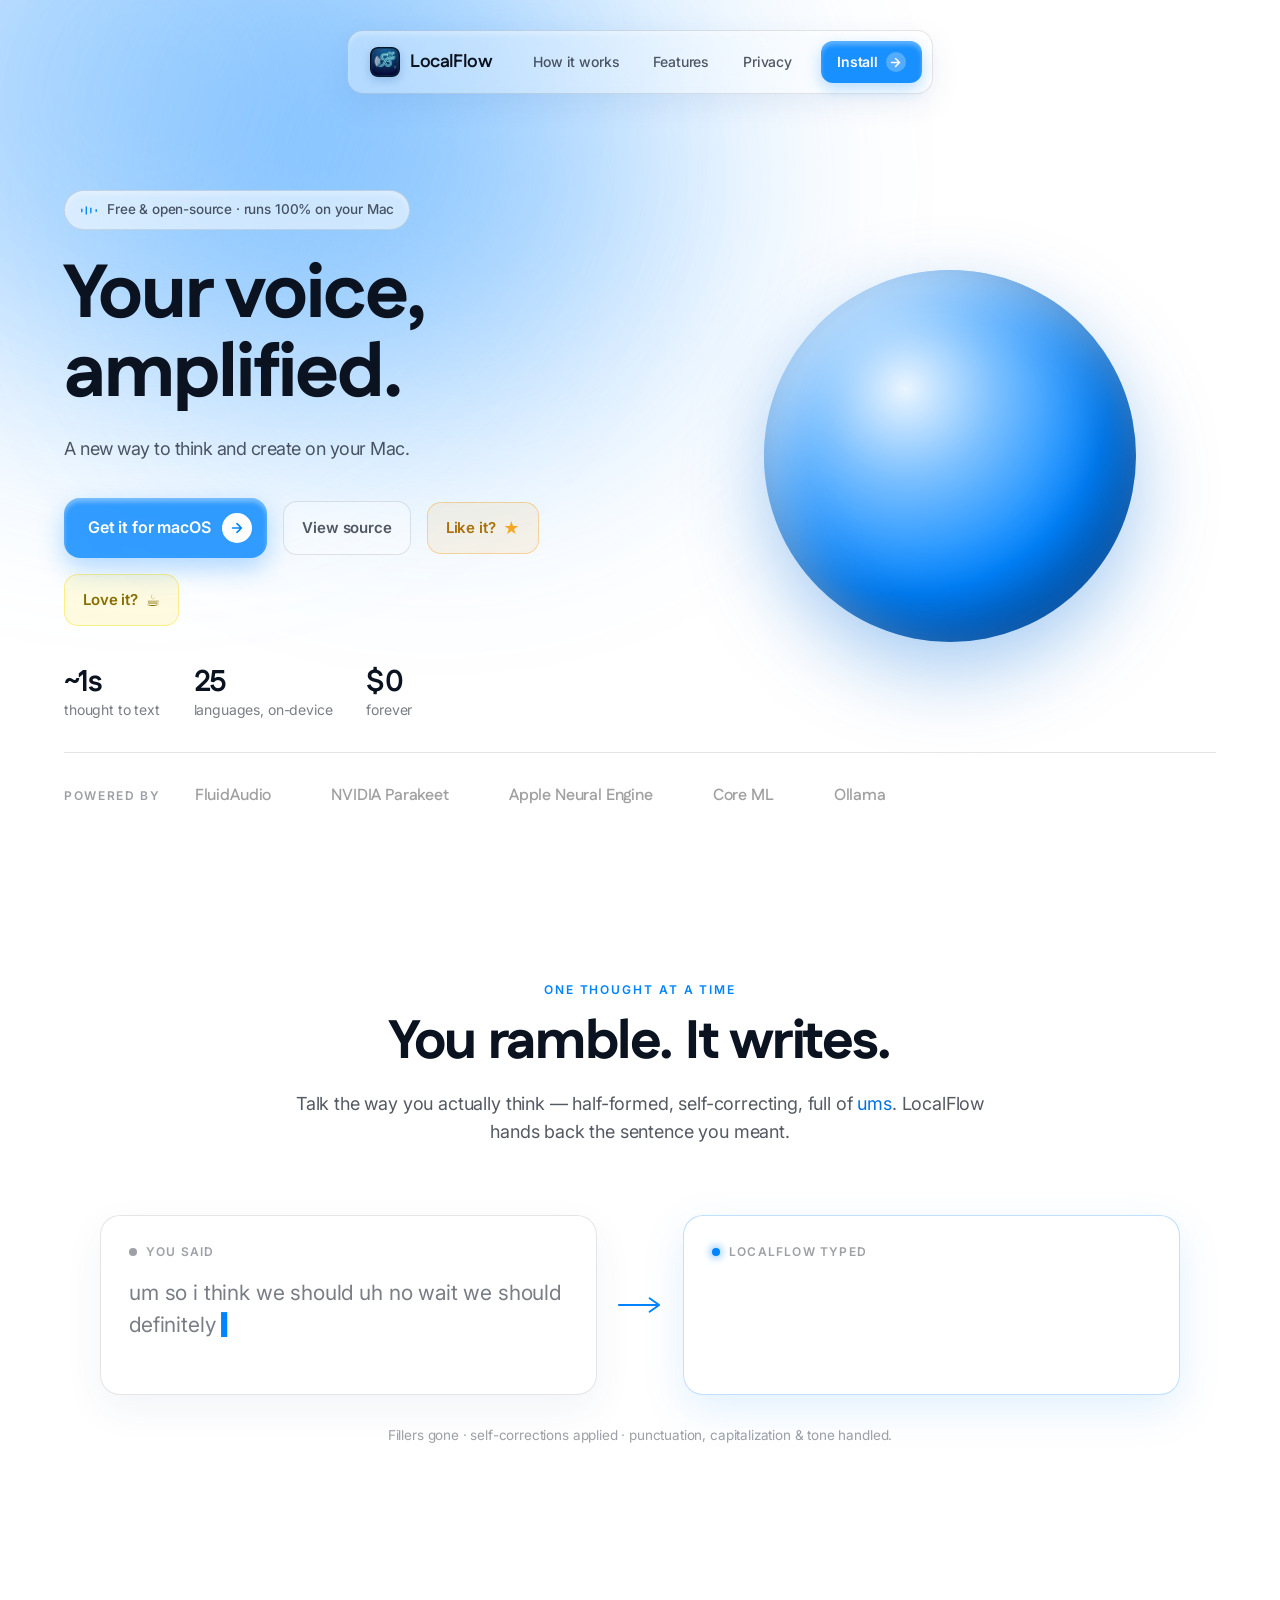
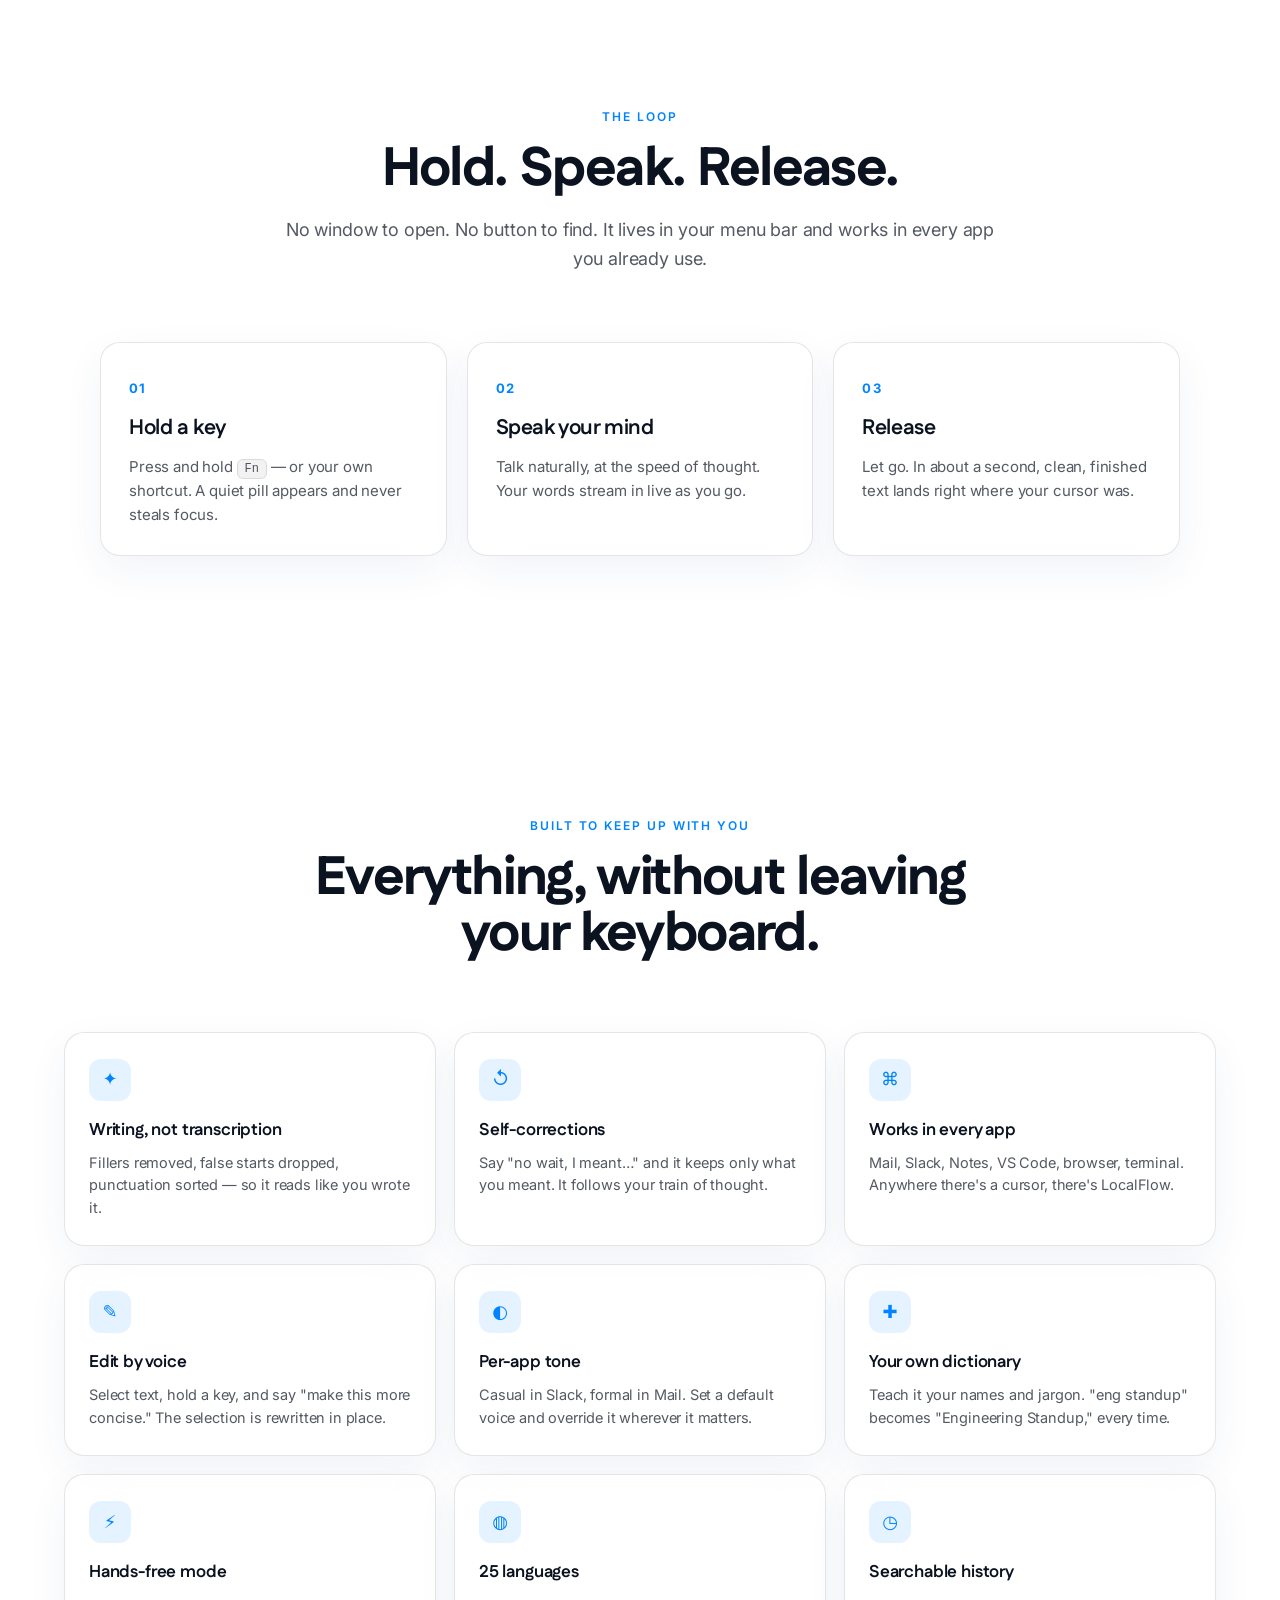
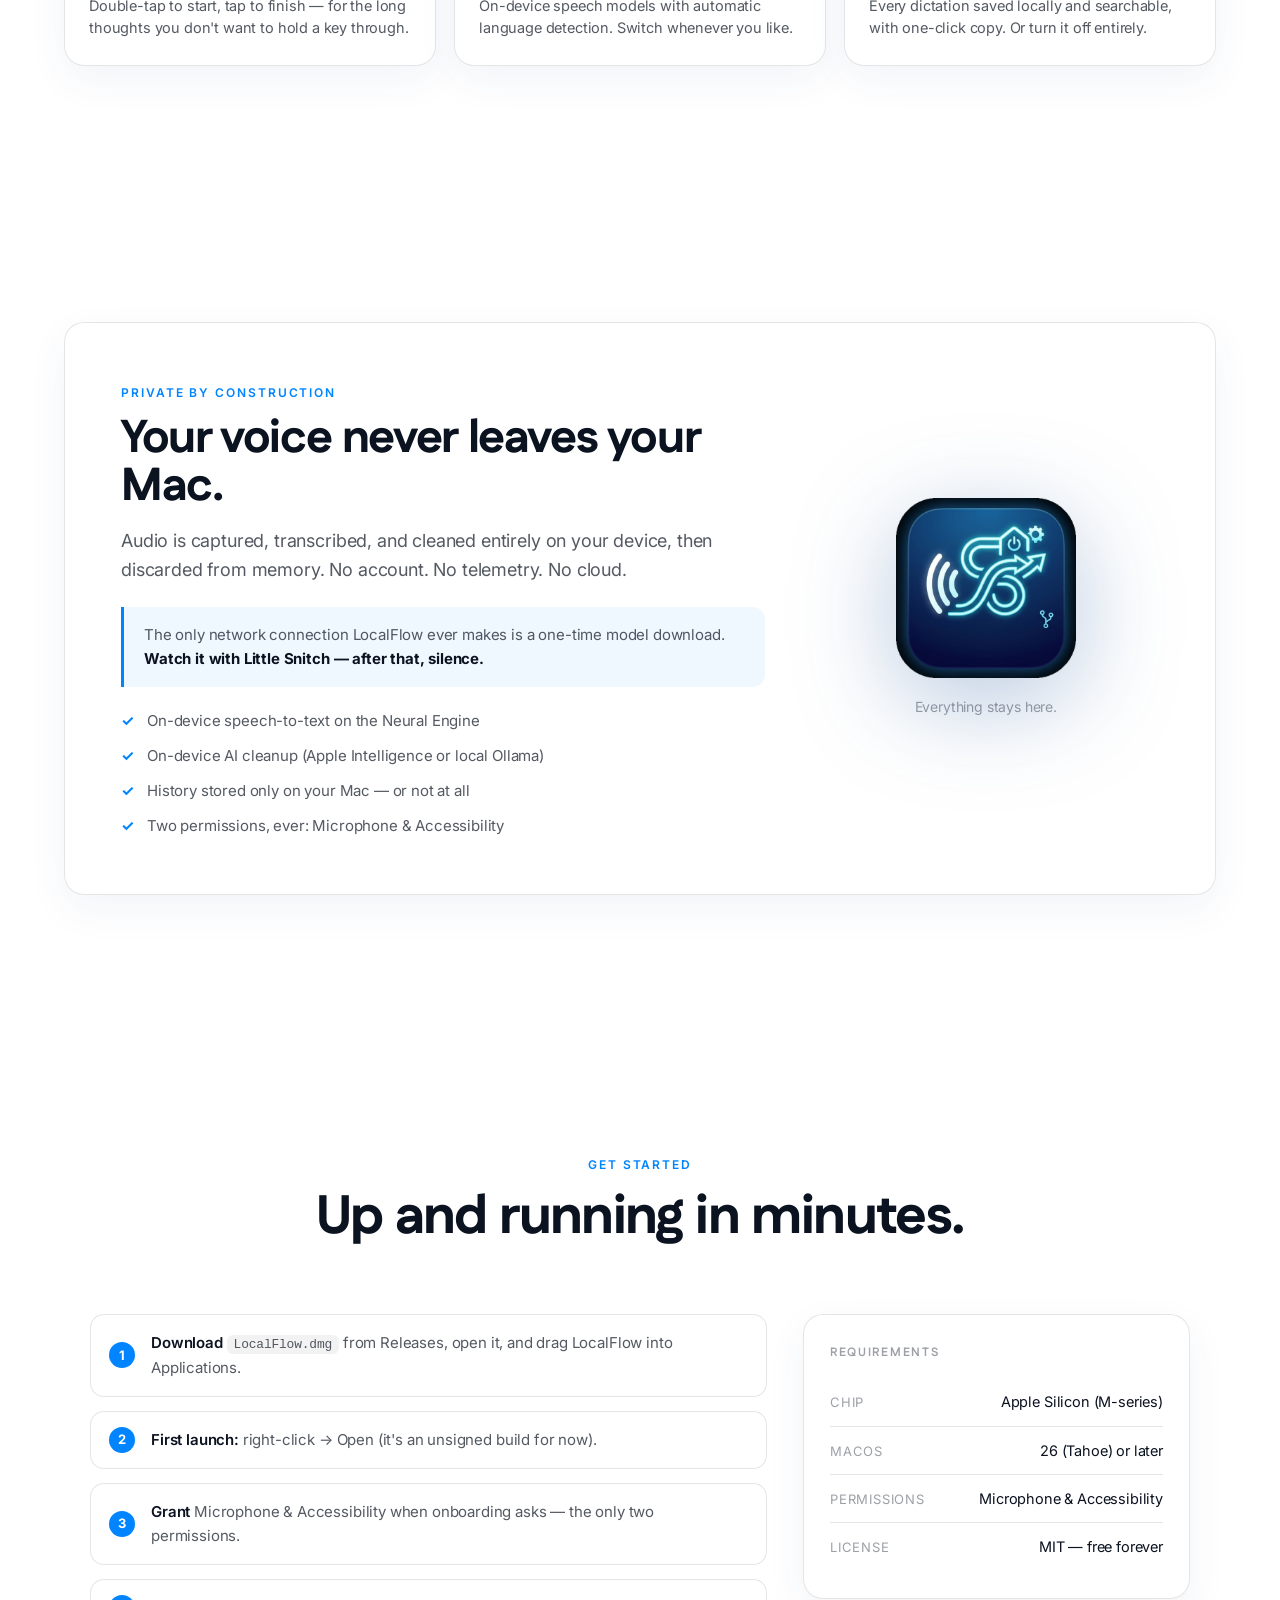
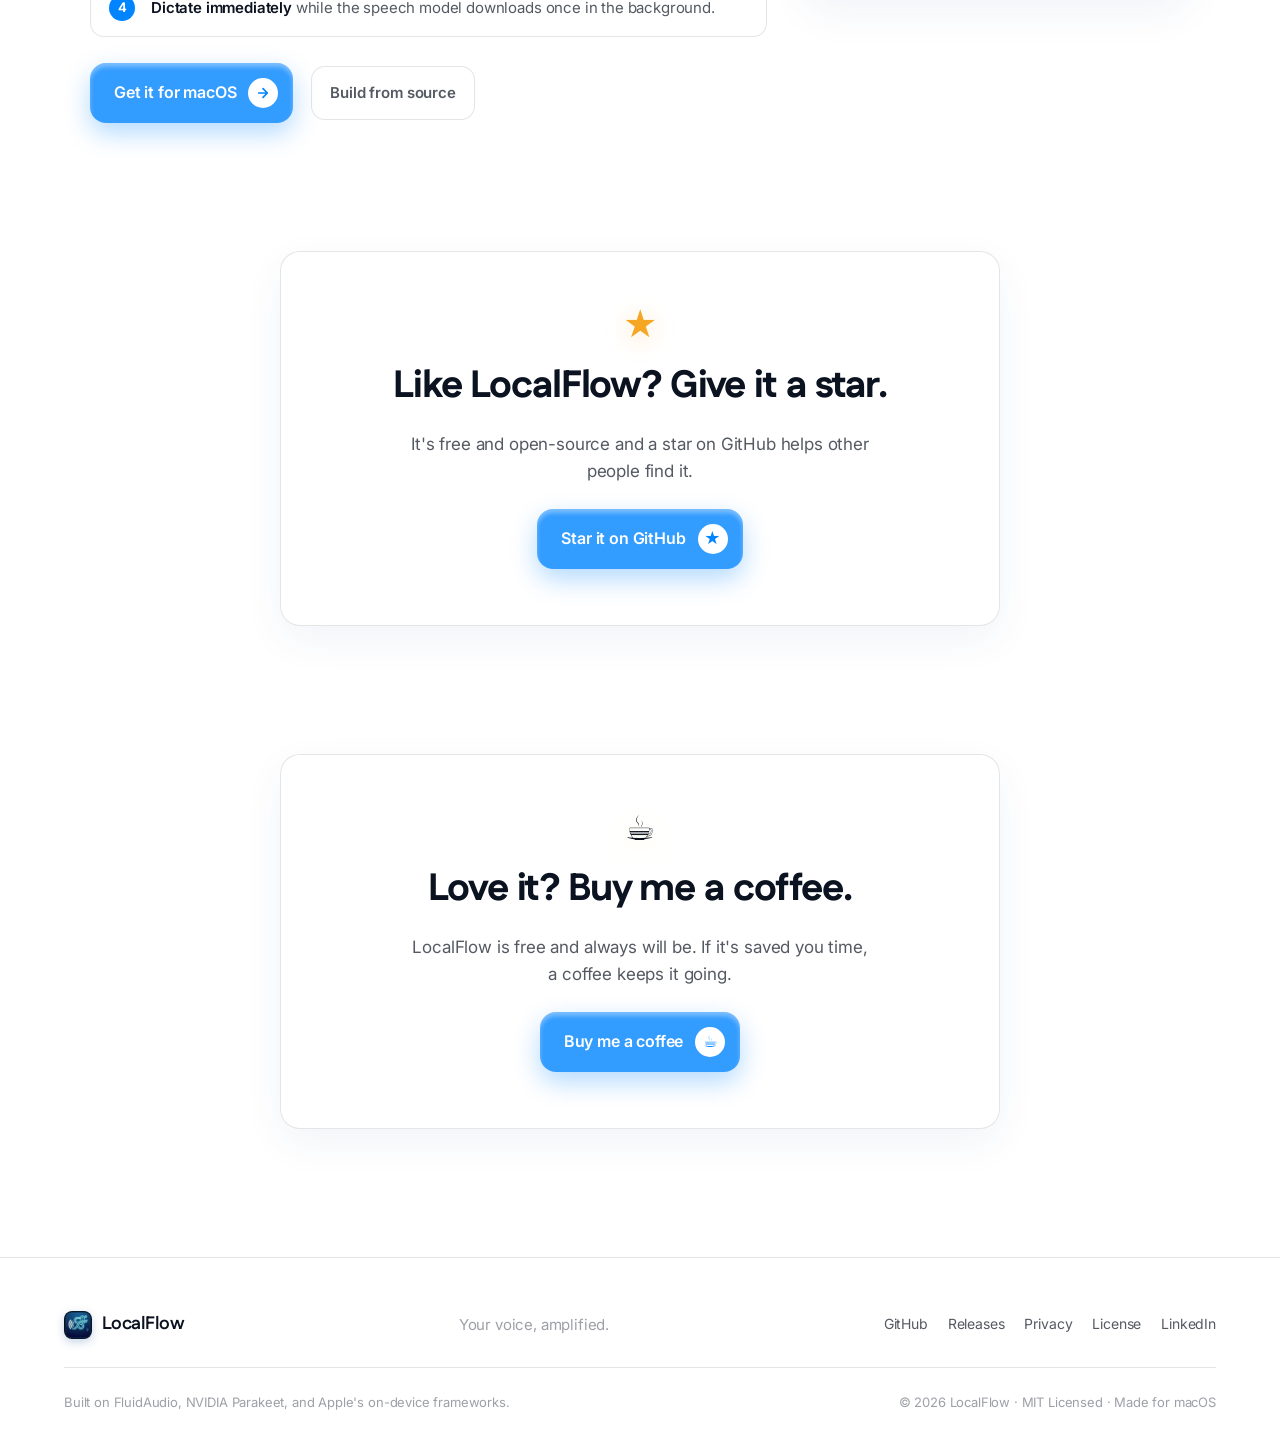
<file: docs/index.html>
<!DOCTYPE html>
<html lang="en">

<head>
    <meta charset="UTF-8" />
    <meta name="viewport" content="width=device-width, initial-scale=1.0" />
    <title>LocalFlow — Your voice, amplified.</title>
    <meta name="description" content="A new way to think and create on your Mac. Speak naturally and get polished text wherever your cursor is — fast, free, open-source, and 100% on-device." />

    <meta property="og:type" content="website" />
    <meta property="og:title" content="LocalFlow — Your voice, amplified." />
    <meta property="og:description" content="A new way to think and create on your Mac. Free, open-source, 100% on-device voice dictation." />
    <meta property="og:url" content="https://localflow.ninja.leafsteroids.net" />
    <meta property="og:image" content="https://localflow.ninja.leafsteroids.net/assets/localflow-og.png" />
    <meta name="twitter:card" content="summary_large_image" />
    <meta name="twitter:title" content="LocalFlow — Your voice, amplified." />
    <meta name="twitter:description" content="A new way to think and create on your Mac. Free, open-source, 100% on-device voice dictation." />
    <meta name="twitter:image" content="https://localflow.ninja.leafsteroids.net/assets/localflow-og.png" />
    <meta name="theme-color" content="#ffffff" />
    <link rel="icon" type="image/png" sizes="32x32" href="assets/favicon-32.png?v=3" />
    <link rel="icon" type="image/png" sizes="16x16" href="assets/favicon-16.png?v=3" />
    <link rel="icon" type="image/png" sizes="48x48" href="assets/favicon-48.png?v=3" />
    <link rel="icon" type="image/png" href="assets/favicon.png?v=3" />
    <link rel="apple-touch-icon" href="assets/apple-touch-icon.png?v=3" />

    <link rel="preconnect" href="https://fonts.googleapis.com" />
    <link rel="preconnect" href="https://fonts.gstatic.com" crossorigin />
    <link href="https://fonts.googleapis.com/css2?family=Fustat:wght@400;500;600;700;800&family=Inter:wght@400;500;600&display=swap" rel="stylesheet" />
    <link rel="stylesheet" href="styles.css" />
</head>

<body>
    <!-- layered background glow -->
    <div class="bg-glow" aria-hidden="true">
        <span class="glow glow-a"></span>
        <span class="glow glow-b"></span>
    </div>

    <!-- ===================== GLASS NAVBAR ===================== -->
    <nav class="glass-nav" aria-label="Primary">
        <a class="nav-brand" href="#top" aria-label="LocalFlow home">
            <img class="brand-icon" src="assets/localflow-mark.png" alt="" width="30" height="30" />
            LocalFlow
        </a>
        <div class="nav-links">
            <a href="#how">How it works</a>
            <a href="#features">Features</a>
            <a href="#privacy">Privacy</a>
        </div>
        <div class="nav-actions">
            <a class="nav-signup" href="#install">
                Install
                <span class="signup-arrow" aria-hidden="true">
                    <svg viewBox="0 0 16 16" width="13" height="13">
                        <path d="M3 8h9M8 3l5 5-5 5" fill="none" stroke="currentColor" stroke-width="1.8" stroke-linecap="round" stroke-linejoin="round" /></svg>
                </span>
            </a>
        </div>
    </nav>

    <!-- ===================== HERO ===================== -->
    <header class="hero" id="top">
        <div class="hero-grid">
            <div class="hero-content">
                <div class="badge">
                    <span class="badge-mark" aria-hidden="true">
                        <svg viewBox="0 0 40 24" width="18" height="11">
                            <g fill="none" stroke="currentColor" stroke-width="3" stroke-linecap="round">
                                <line x1="4" y1="9" x2="4" y2="15" />
                                <line x1="14" y1="4" x2="14" y2="20" />
                                <line x1="24" y1="7" x2="24" y2="17" />
                                <line x1="36" y1="10" x2="36" y2="14" />
                            </g>
                        </svg>
                    </span>
                    Free &amp; open-source · runs 100% on your Mac
                </div>

                <h1 class="hero-title">Your voice,<br />amplified.</h1>
                <p class="hero-sub">A new way to think and create on your Mac.</p>

                <div class="hero-actions">
                    <a class="cta-primary" href="https://github.com/saiteja05/localflow/releases" target="_blank" rel="noopener">
                        Get it for macOS
                        <span class="cta-arrow" aria-hidden="true">
                            <svg viewBox="0 0 16 16" width="14" height="14">
                                <path d="M3 8h9M8 3l5 5-5 5" fill="none" stroke="currentColor" stroke-width="1.9" stroke-linecap="round" stroke-linejoin="round" /></svg>
                        </span>
                    </a>
                    <a class="cta-ghost" href="https://github.com/saiteja05/localflow" target="_blank" rel="noopener">View source</a>
                    <a class="hero-star" href="https://github.com/saiteja05/localflow" target="_blank" rel="noopener" aria-label="Star LocalFlow on GitHub">
                        Like it? <span class="hero-star-ic" aria-hidden="true">★</span>
                    </a>
                    <a class="hero-coffee" href="https://buymeacoffee.com/saitejaboddapati" target="_blank" rel="noopener" aria-label="Buy LocalFlow a coffee">
                     Love it? <span class="hero-coffee-ic" aria-hidden="true">☕</span>
                    </a>
                </div>

                <ul class="hero-facts">
                    <li><strong>~1s</strong> thought to text</li>
                    <li><strong>25</strong> languages, on-device</li>
                    <li><strong>$0</strong> forever</li>
                </ul>
            </div>

            <div class="hero-orb" aria-hidden="true">
                <div class="orb-fallback"></div>
                <video class="orb-video" autoplay loop muted playsinline poster="">
                    <source src="https://future.co/images/homepage/glassy-orb/orb-purple.webm" type="video/webm" />
                </video>
            </div>
        </div>

        <!-- powered-by row -->
        <div class="poweredby">
            <span class="poweredby-label">Powered by</span>
            <div class="poweredby-logos">
                <span>FluidAudio</span>
                <span>NVIDIA Parakeet</span>
                <span>Apple Neural Engine</span>
                <span>Core ML</span>
                <span>Ollama</span>
            </div>
        </div>
    </header>

    <main>
        <!-- ===================== BEFORE / AFTER ===================== -->
        <section class="demo" id="demo">
            <div class="section-head">
                <span class="kicker">One thought at a time</span>
                <h2>You ramble. It writes.</h2>
                <p class="lede">Talk the way you actually think — half-formed, self-correcting, full of <em>ums</em>. LocalFlow hands back the sentence you meant.</p>
            </div>
            <div class="demo-stage">
                <div class="glass-card demo-before">
                    <div class="demo-label"><span class="mic-dot" aria-hidden="true"></span> You said</div>
                    <p class="demo-text" id="demo-before-text"></p>
                </div>
                <div class="demo-arrow" aria-hidden="true">
                    <svg viewBox="0 0 48 24" width="46" height="24">
                        <path d="M2 12 H42 M34 5 L44 12 L34 19" fill="none" stroke="currentColor" stroke-width="2" stroke-linecap="round" stroke-linejoin="round" /></svg>
                </div>
                <div class="glass-card demo-after">
                    <div class="demo-label"><span class="check-dot" aria-hidden="true"></span> LocalFlow typed</div>
                    <p class="demo-text demo-clean" id="demo-after-text"></p>
                </div>
            </div>
            <p class="demo-caption">Fillers gone · self-corrections applied · punctuation, capitalization &amp; tone handled.</p>
        </section>

        <!-- ===================== HOW ===================== -->
        <section class="how" id="how">
            <div class="section-head">
                <span class="kicker">The loop</span>
                <h2>Hold. Speak. Release.</h2>
                <p class="lede">No window to open. No button to find. It lives in your menu bar and works in every app you already use.</p>
            </div>
            <ol class="steps">
                <li class="glass-card step reveal"><span class="step-num">01</span>
                    <h3>Hold a key</h3>
                    <p>Press and hold <kbd>Fn</kbd> — or your own shortcut. A quiet pill appears and never steals focus.</p>
                </li>
                <li class="glass-card step reveal"><span class="step-num">02</span>
                    <h3>Speak your mind</h3>
                    <p>Talk naturally, at the speed of thought. Your words stream in live as you go.</p>
                </li>
                <li class="glass-card step reveal"><span class="step-num">03</span>
                    <h3>Release</h3>
                    <p>Let go. In about a second, clean, finished text lands right where your cursor was.</p>
                </li>
            </ol>
        </section>

        <!-- ===================== FEATURES ===================== -->
        <section class="features" id="features">
            <div class="section-head">
                <span class="kicker">Built to keep up with you</span>
                <h2>Everything, without leaving your keyboard.</h2>
            </div>
            <div class="feature-grid">
                <article class="glass-card feature reveal">
                    <div class="feature-ic">✦</div>
                    <h3>Writing, not transcription</h3>
                    <p>Fillers removed, false starts dropped, punctuation sorted — so it reads like you wrote it.</p>
                </article>
                <article class="glass-card feature reveal">
                    <div class="feature-ic">↺</div>
                    <h3>Self-corrections</h3>
                    <p>Say "no wait, I meant…" and it keeps only what you meant. It follows your train of thought.</p>
                </article>
                <article class="glass-card feature reveal">
                    <div class="feature-ic">⌘</div>
                    <h3>Works in every app</h3>
                    <p>Mail, Slack, Notes, VS Code, browser, terminal. Anywhere there's a cursor, there's LocalFlow.</p>
                </article>
                <article class="glass-card feature reveal">
                    <div class="feature-ic">✎</div>
                    <h3>Edit by voice</h3>
                    <p>Select text, hold a key, and say "make this more concise." The selection is rewritten in place.</p>
                </article>
                <article class="glass-card feature reveal">
                    <div class="feature-ic">◐</div>
                    <h3>Per-app tone</h3>
                    <p>Casual in Slack, formal in Mail. Set a default voice and override it wherever it matters.</p>
                </article>
                <article class="glass-card feature reveal">
                    <div class="feature-ic">✚</div>
                    <h3>Your own dictionary</h3>
                    <p>Teach it your names and jargon. "eng standup" becomes "Engineering Standup," every time.</p>
                </article>
                <article class="glass-card feature reveal">
                    <div class="feature-ic">⚡</div>
                    <h3>Hands-free mode</h3>
                    <p>Double-tap to start, tap to finish — for the long thoughts you don't want to hold a key through.</p>
                </article>
                <article class="glass-card feature reveal">
                    <div class="feature-ic">◍</div>
                    <h3>25 languages</h3>
                    <p>On-device speech models with automatic language detection. Switch whenever you like.</p>
                </article>
                <article class="glass-card feature reveal">
                    <div class="feature-ic">◷</div>
                    <h3>Searchable history</h3>
                    <p>Every dictation saved locally and searchable, with one-click copy. Or turn it off entirely.</p>
                </article>
            </div>
        </section>

        <!-- ===================== PRIVACY ===================== -->
        <section class="privacy" id="privacy">
            <div class="glass-card privacy-inner">
                <div class="privacy-copy">
                    <span class="kicker">Private by construction</span>
                    <h2>Your voice never leaves your Mac.</h2>
                    <p class="lede">Audio is captured, transcribed, and cleaned entirely on your device, then discarded from memory. No account. No telemetry. No cloud.</p>
                    <p class="privacy-proof">The only network connection LocalFlow ever makes is a one-time model download. <strong>Watch it with Little Snitch — after that, silence.</strong></p>
                    <ul class="privacy-list">
                        <li>On-device speech-to-text on the Neural Engine</li>
                        <li>On-device AI cleanup (Apple Intelligence or local Ollama)</li>
                        <li>History stored only on your Mac — or not at all</li>
                        <li>Two permissions, ever: Microphone &amp; Accessibility</li>
                    </ul>
                </div>
                <div class="privacy-viz" aria-hidden="true">
                    <img class="privacy-logo" src="assets/localflow-icon.png" alt="LocalFlow" width="200" height="200" />
                    <p class="orb-caption">Everything stays here.</p>
                </div>
            </div>
        </section>

        <!-- ===================== INSTALL ===================== -->
        <section class="install" id="install">
            <div class="section-head">
                <span class="kicker">Get started</span>
                <h2>Up and running in minutes.</h2>
            </div>
            <div class="install-grid">
                <div class="install-steps">
                    <ol>
                        <li><span>Download</span> <code>LocalFlow.dmg</code> from Releases, open it, and drag LocalFlow into Applications.</li>
                        <li><span>First launch:</span> right-click → Open (it's an unsigned build for now).</li>
                        <li><span>Grant</span> Microphone &amp; Accessibility when onboarding asks — the only two permissions.</li>
                        <li><span>Dictate immediately</span> while the speech model downloads once in the background.</li>
                    </ol>
                    <div class="install-cta">
                        <a class="cta-primary" href="https://github.com/saiteja05/localflow/releases" target="_blank" rel="noopener">Get it for macOS
                            <span class="cta-arrow" aria-hidden="true"><svg viewBox="0 0 16 16" width="14" height="14">
                                    <path d="M3 8h9M8 3l5 5-5 5" fill="none" stroke="currentColor" stroke-width="1.9" stroke-linecap="round" stroke-linejoin="round" /></svg></span>
                        </a>
                        <a class="cta-ghost" href="https://github.com/saiteja05/localflow#build-from-source" target="_blank" rel="noopener">Build from source</a>
                    </div>
                </div>
                <aside class="glass-card req-card">
                    <h3>Requirements</h3>
                    <dl>
                        <div>
                            <dt>Chip</dt>
                            <dd>Apple Silicon (M-series)</dd>
                        </div>
                        <div>
                            <dt>macOS</dt>
                            <dd>26 (Tahoe) or later</dd>
                        </div>
                        <div>
                            <dt>Permissions</dt>
                            <dd>Microphone &amp; Accessibility</dd>
                        </div>
                        <div>
                            <dt>License</dt>
                            <dd>MIT — free forever</dd>
                        </div>
                    </dl>
                </aside>
            </div>
        </section>

        <!-- ===================== STAR CTA ===================== -->
        <section class="starcta">
            <div class="glass-card star-card">
                <span class="star-ic" aria-hidden="true">★</span>
                <h2>Like LocalFlow? Give it a star.</h2>
                <p>It's free and open-source and a star on GitHub helps other people find it.</p>
                <a class="cta-primary" href="https://github.com/saiteja05/localflow" target="_blank" rel="noopener">
                    Star it on GitHub
                    <span class="cta-arrow" aria-hidden="true">★</span>
                </a>
            </div>
        </section>

        <!-- ===================== COFFEE CTA ===================== -->
        <section class="coffeecta">
            <div class="glass-card coffee-card">
                <span class="coffee-ic" aria-hidden="true">☕</span>
                <h2>Love it? Buy me a coffee.</h2>
                <p>LocalFlow is free and always will be. If it's saved you time, a coffee keeps it going.</p>
                <a class="cta-primary" href="https://buymeacoffee.com/saitejaboddapati" target="_blank" rel="noopener">
                    Buy me a coffee
                    <span class="cta-arrow" aria-hidden="true">☕</span>
                </a>
            </div>
        </section>
    </main>

    <!-- ===================== FOOTER ===================== -->
    <footer class="footer">
        <div class="footer-top">
            <a class="nav-brand" href="#top" aria-label="LocalFlow home">
                <img class="brand-icon" src="assets/localflow-mark.png" alt="" width="28" height="28" />
                LocalFlow
            </a>
            <p class="footer-tag">Your voice, amplified.</p>
            <nav class="footer-links" aria-label="Footer">
                <a href="https://github.com/saiteja05/localflow" target="_blank" rel="noopener">GitHub</a>
                <a href="https://github.com/saiteja05/localflow/releases" target="_blank" rel="noopener">Releases</a>
                <a href="#privacy">Privacy</a>
                <a href="https://github.com/saiteja05/localflow/blob/main/LICENSE" target="_blank" rel="noopener">License</a>
                <a href="https://www.linkedin.com/in/saitejab/" target="_blank" rel="noopener">LinkedIn</a>
            </nav>
        </div>
        <div class="footer-bottom">
            <p>Built on FluidAudio, NVIDIA Parakeet, and Apple's on-device frameworks.</p>
            <p>© <span id="year"></span> LocalFlow · MIT Licensed · Made for macOS</p>
        </div>
    </footer>

    <script src="script.js"></script>
</body>

</html>
</file>
<file: docs/styles.css>
/* ============================================================
   localflow — "liquid glass" light theme
   White canvas · blue glow · glassmorphism · Fustat + Inter
   ============================================================ */

:root {
  --bg: #ffffff;
  --ink: #0b1220;
  --ink-70: rgba(11, 18, 32, 0.70);
  --ink-55: rgba(11, 18, 32, 0.55);
  --ink-40: rgba(11, 18, 32, 0.40);
  --blue: #0084ff;
  --blue-strong: #0072e0;
  --blue-lt: #319aff;
  --blue-ltr: #60b1ff;
  --star: #ff801e;
  --glass: rgba(255, 255, 255, 0.30);
  --glass-strong: rgba(255, 255, 255, 0.55);
  --stroke: rgba(0, 0, 0, 0.10);
  --hi: inset 0px 4px 4px 0px rgba(255, 255, 255, 0.25);
  --maxw: 1600px;
  --ease: cubic-bezier(0.22, 1, 0.36, 1);
}

* { box-sizing: border-box; margin: 0; padding: 0; }
html { scroll-behavior: smooth; -webkit-text-size-adjust: 100%; }
html, body { height: 100%; }

body {
  font-family: 'Inter', system-ui, -apple-system, sans-serif;
  background: var(--bg);
  color: var(--ink);
  -webkit-font-smoothing: antialiased;
  -moz-osx-font-smoothing: grayscale;
  letter-spacing: -0.01em;
  line-height: 1.6;
  overflow-x: hidden;
  position: relative;
}

a { color: inherit; text-decoration: none; }
em { font-style: normal; color: var(--blue-strong); }
::selection { background: rgba(0, 132, 255, 0.18); }

h1, h2, h3, .nav-brand, .stat-num, .hero-facts strong {
  font-family: 'Fustat', 'Inter', sans-serif;
}

/* ===================== BACKGROUND GLOW ===================== */
.bg-glow { position: fixed; inset: 0; z-index: 0; pointer-events: none; overflow: hidden; }
.glow { position: absolute; border-radius: 50%; filter: blur(120px); opacity: 0.55; }
.glow-a { width: 620px; height: 620px; top: -220px; left: -160px; background: var(--blue-ltr); }
.glow-b { width: 520px; height: 520px; top: -80px; left: 180px; background: var(--blue-lt); opacity: 0.40; }

/* ===================== GLASS NAVBAR ===================== */
.glass-nav {
  position: sticky;
  top: 30px;
  z-index: 50;
  width: fit-content;
  max-width: calc(100% - 32px);
  margin: 30px auto 0;
  display: flex;
  align-items: center;
  gap: 8px;
  padding: 10px 10px 10px 22px;
  background: var(--glass);
  -webkit-backdrop-filter: blur(50px);
  backdrop-filter: blur(50px);
  border: 1px solid var(--stroke);
  border-radius: 16px;
  box-shadow: var(--hi), 0 10px 30px rgba(0, 60, 140, 0.08);
}
.nav-brand { display: inline-flex; align-items: center; gap: 10px; font-weight: 700; font-size: 18px; color: var(--ink); letter-spacing: -0.03em; }
.nav-logo { color: var(--blue); display: inline-flex; }
.brand-icon { display: block; border-radius: 8px; box-shadow: 0 3px 10px rgba(0, 60, 140, 0.22); }
.nav-links { display: flex; align-items: center; gap: 4px; margin: 0 6px 0 18px; }
.nav-links a { font-size: 14px; font-weight: 500; color: var(--ink-70); padding: 9px 15px; border-radius: 10px; transition: color 0.2s, background 0.2s; }
.nav-links a:hover { color: var(--ink); background: rgba(255,255,255,0.45); }
.nav-actions { display: inline-flex; align-items: center; gap: 10px; }
.nav-signup {
  display: inline-flex; align-items: center; gap: 8px;
  font-size: 14px; font-weight: 600; color: #fff;
  background: rgba(0, 132, 255, 0.9);
  padding: 10px 16px; border-radius: 12px;
  box-shadow: inset 0px 4px 4px 0px rgba(255,255,255,0.30), 0 6px 16px rgba(0,132,255,0.28);
  transition: transform 0.2s var(--ease), background 0.2s;
}
.nav-signup:hover { background: var(--blue); transform: translateY(-1px); }
.signup-arrow { display: inline-flex; width: 20px; height: 20px; align-items: center; justify-content: center; background: rgba(255,255,255,0.25); border-radius: 50%; }

/* ===================== HERO ===================== */
.hero { position: relative; z-index: 10; max-width: var(--maxw); margin: 0 auto; padding: clamp(48px, 8vw, 96px) clamp(20px, 5vw, 72px) 40px; }
.hero-grid { display: grid; grid-template-columns: 1.05fr 0.95fr; gap: 32px; align-items: center; }

.badge {
  display: inline-flex; align-items: center; gap: 9px;
  font-size: 13.5px; font-weight: 500; color: var(--ink-70);
  background: var(--glass-strong);
  border: 1px solid var(--stroke);
  box-shadow: var(--hi);
  padding: 8px 15px; border-radius: 999px;
  -webkit-backdrop-filter: blur(20px); backdrop-filter: blur(20px);
}
.badge-mark { color: var(--blue); display: inline-flex; }

.hero-title { font-weight: 800; font-size: clamp(44px, 6vw, 75px); line-height: 1.05; letter-spacing: -2px; margin: 26px 0 0; color: var(--ink); }
.hero-sub { font-size: 18px; letter-spacing: -0.5px; color: var(--ink-70); max-width: 520px; margin-top: 22px; }

.hero-actions { display: flex; align-items: center; gap: 16px; margin-top: 34px; flex-wrap: wrap; }
.cta-primary {
  display: inline-flex; align-items: center; gap: 12px;
  font-size: 16px; font-weight: 600; color: #fff;
  background: rgba(0, 132, 255, 0.8);
  -webkit-backdrop-filter: blur(2px); backdrop-filter: blur(2px);
  padding: 15px 15px 15px 24px; border-radius: 16px;
  box-shadow: inset 0px 4px 4px 0px rgba(255,255,255,0.35), 0 10px 26px rgba(0,132,255,0.30);
  transition: transform 0.25s var(--ease), background 0.25s;
}
.cta-primary:hover { transform: scale(1.02); background: var(--blue); }
.cta-arrow { display: inline-flex; width: 30px; height: 30px; align-items: center; justify-content: center; background: #fff; color: var(--blue); border-radius: 50%; }
.cta-ghost { font-size: 15px; font-weight: 600; color: var(--ink-70); padding: 14px 18px; border-radius: 14px; border: 1px solid var(--stroke); background: var(--glass); transition: color 0.2s, background 0.2s; }
.cta-ghost:hover { color: var(--ink); background: var(--glass-strong); }
.hero-star { display: inline-flex; align-items: center; gap: 8px; font-size: 15px; font-weight: 600; color: #a8710b; padding: 13px 18px; border-radius: 14px; border: 1px solid rgba(245,166,35,0.4); background: rgba(245,166,35,0.1); transition: background 0.2s, transform 0.2s var(--ease), box-shadow 0.2s; }
.hero-star:hover { background: rgba(245,166,35,0.18); transform: translateY(-1px); box-shadow: 0 6px 16px rgba(245,166,35,0.22); }
.hero-star:hover .hero-star-ic { transform: scale(1.15) rotate(-8deg); }
.hero-star-ic { color: #f5a623; font-size: 16px; line-height: 1; transition: transform 0.2s var(--ease); }
.hero-coffee { display: inline-flex; align-items: center; gap: 8px; font-size: 15px; font-weight: 600; color: #8a6d00; padding: 13px 18px; border-radius: 14px; border: 1px solid rgba(255,221,0,0.4); background: rgba(255,221,0,0.12); transition: background 0.2s, transform 0.2s var(--ease), box-shadow 0.2s; }
.hero-coffee:hover { background: rgba(255,221,0,0.2); transform: translateY(-1px); box-shadow: 0 6px 16px rgba(255,221,0,0.25); }
.hero-coffee:hover .hero-coffee-ic { transform: scale(1.15) rotate(-8deg); }
.hero-coffee-ic { font-size: 16px; line-height: 1; transition: transform 0.2s var(--ease); }

.hero-facts { list-style: none; display: flex; gap: 34px; margin-top: 40px; flex-wrap: wrap; }
.hero-facts li { font-size: 14px; color: var(--ink-55); }
.hero-facts strong { display: block; font-size: 30px; font-weight: 700; color: var(--ink); letter-spacing: -0.03em; line-height: 1.1; }

/* orb */
.hero-orb { position: relative; min-height: 440px; display: flex; align-items: center; justify-content: center; }
.orb-fallback {
  position: absolute; width: 62%; aspect-ratio: 1; border-radius: 50%;
  background:
    radial-gradient(circle at 38% 32%, #eaf5ff 0%, #7cc0ff 26%, var(--blue) 60%, #0057b8 100%);
  box-shadow: 0 30px 80px rgba(0,110,220,0.35), inset -20px -26px 60px rgba(0,40,90,0.45), inset 18px 20px 50px rgba(255,255,255,0.6);
  filter: blur(0.3px);
  animation: float 7s ease-in-out infinite;
}
.orb-video {
  position: relative; z-index: 2;
  width: 100%; max-width: 620px; height: auto;
  transform: scale(1.25);
  mix-blend-mode: screen;
  filter: hue-rotate(-55deg) saturate(250%) brightness(1.2) contrast(1.1);
  pointer-events: none;
}
.hero-orb.no-video .orb-video { display: none; }
.hero-orb.no-video .orb-fallback { width: 70%; }
@keyframes float { 0%,100% { transform: translateY(0); } 50% { transform: translateY(-14px); } }

/* powered by */
.poweredby { display: flex; align-items: center; gap: 34px; margin-top: 30px; padding-top: 30px; border-top: 1px solid var(--stroke); flex-wrap: wrap; }
.poweredby-label { font-size: 12px; text-transform: uppercase; letter-spacing: 0.14em; color: var(--ink-40); font-weight: 600; }
.poweredby-logos { display: flex; align-items: center; gap: clamp(24px, 5vw, 60px); flex-wrap: wrap; }
.poweredby-logos span { font-family: 'Fustat', sans-serif; font-weight: 600; font-size: 16px; color: var(--ink-40); filter: grayscale(1); transition: color 0.2s; }
.poweredby-logos span:hover { color: var(--ink-70); }

/* ===================== SHARED SECTIONS ===================== */
main { position: relative; z-index: 10; }
section { max-width: var(--maxw); margin: 0 auto; padding: clamp(64px, 10vw, 130px) clamp(20px, 5vw, 72px); }
.section-head { max-width: 720px; margin: 0 auto clamp(40px, 6vw, 68px); text-align: center; }
.kicker { display: inline-block; font-size: 12px; letter-spacing: 0.16em; text-transform: uppercase; color: var(--blue); font-weight: 600; margin-bottom: 16px; }
.section-head h2 { font-size: clamp(30px, 4.6vw, 54px); font-weight: 800; letter-spacing: -0.03em; line-height: 1.04; }
.lede { font-size: clamp(15px, 1.5vw, 18px); color: var(--ink-70); margin-top: 18px; }

.glass-card {
  background: var(--glass-strong);
  border: 1px solid var(--stroke);
  border-radius: 20px;
  box-shadow: var(--hi), 0 14px 40px rgba(0, 60, 140, 0.06);
  -webkit-backdrop-filter: blur(30px); backdrop-filter: blur(30px);
}

/* demo */
.demo-stage { display: flex; align-items: stretch; justify-content: center; gap: 20px; max-width: 1080px; margin: 0 auto; flex-wrap: wrap; }
.demo-before, .demo-after { flex: 1 1 380px; min-height: 180px; padding: 26px 28px; }
.demo-after { border-color: rgba(0,132,255,0.25); box-shadow: var(--hi), 0 14px 44px rgba(0,132,255,0.12); }
.demo-label { display: flex; align-items: center; gap: 9px; font-size: 12px; color: var(--ink-40); text-transform: uppercase; letter-spacing: 0.1em; font-weight: 600; margin-bottom: 16px; }
.mic-dot, .check-dot { width: 8px; height: 8px; border-radius: 50%; display: inline-block; }
.mic-dot { background: var(--ink-40); animation: pulse 1.4s ease-in-out infinite; }
.check-dot { background: var(--blue); box-shadow: 0 0 10px var(--blue); }
@keyframes pulse { 0%,100% { opacity: 0.3; } 50% { opacity: 1; } }
.demo-text { font-size: clamp(17px, 2vw, 21px); line-height: 1.5; color: var(--ink-55); min-height: 1.5em; }
.demo-text::after { content: "▍"; color: var(--blue); opacity: 0; }
.demo-text.typing::after { opacity: 1; animation: caret 1s step-end infinite; }
@keyframes caret { 50% { opacity: 0; } }
.demo-clean { color: var(--ink); font-weight: 600; }
.demo-arrow { display: flex; align-items: center; color: var(--blue); }
.demo-caption { text-align: center; color: var(--ink-40); font-size: 13.5px; margin-top: 30px; }

/* how */
.steps { list-style: none; display: grid; grid-template-columns: repeat(3, 1fr); gap: 20px; max-width: 1080px; margin: 0 auto; }
.step { padding: 32px 28px 28px; }
.step-num { font-size: 13px; font-weight: 700; color: var(--blue); letter-spacing: 0.1em; }
.step h3 { font-size: 21px; font-weight: 700; letter-spacing: -0.02em; margin: 12px 0 9px; }
.step p { color: var(--ink-70); font-size: 15px; }
.step kbd { font-family: ui-monospace, monospace; font-size: 12px; background: rgba(0,0,0,0.05); border: 1px solid var(--stroke); border-radius: 6px; padding: 2px 7px; }

/* features */
.feature-grid { display: grid; grid-template-columns: repeat(3, 1fr); gap: 18px; max-width: 1180px; margin: 0 auto; }
.feature { padding: 26px 24px; transition: transform 0.35s var(--ease), box-shadow 0.35s; }
.feature:hover { transform: translateY(-4px); box-shadow: var(--hi), 0 22px 50px rgba(0,60,140,0.12); }
.feature-ic { width: 42px; height: 42px; display: flex; align-items: center; justify-content: center; border-radius: 12px; background: rgba(0,132,255,0.1); color: var(--blue); font-size: 18px; margin-bottom: 16px; }
.feature h3 { font-size: 17px; font-weight: 700; letter-spacing: -0.01em; margin-bottom: 8px; }
.feature p { color: var(--ink-70); font-size: 14.5px; line-height: 1.55; }

/* privacy */
.privacy-inner { display: grid; grid-template-columns: 1.3fr 0.7fr; gap: 48px; align-items: center; padding: clamp(32px, 5vw, 56px); max-width: 1180px; margin: 0 auto; }
.privacy-copy .kicker { margin-bottom: 12px; }
.privacy-copy h2 { font-size: clamp(28px, 4vw, 46px); font-weight: 800; letter-spacing: -0.03em; line-height: 1.05; }
.privacy-copy .lede { margin-top: 16px; }
.privacy-proof { margin: 22px 0; padding: 16px 20px; border-left: 3px solid var(--blue); background: rgba(0,132,255,0.06); border-radius: 0 12px 12px 0; color: var(--ink-70); font-size: 15px; }
.privacy-proof strong { color: var(--ink); }
.privacy-list { list-style: none; display: grid; gap: 11px; }
.privacy-list li { position: relative; padding-left: 26px; color: var(--ink-70); font-size: 15px; }
.privacy-list li::before { content: "✓"; position: absolute; left: 0; color: var(--blue); font-weight: 700; }
.privacy-viz { display: flex; flex-direction: column; align-items: center; gap: 18px; }
.privacy-logo { width: 180px; height: 180px; border-radius: 32px; filter: drop-shadow(0 24px 50px rgba(0,60,140,0.28)); animation: float 7s ease-in-out infinite; }
.orb-caption { color: var(--ink-40); font-size: 14px; }

/* install */
.install-grid { display: grid; grid-template-columns: 1.4fr 0.8fr; gap: 36px; max-width: 1100px; margin: 0 auto; align-items: start; }
.install-steps ol { list-style: none; counter-reset: step; display: grid; gap: 14px; }
.install-steps li { counter-increment: step; position: relative; padding: 16px 20px 16px 60px; background: var(--glass-strong); border: 1px solid var(--stroke); border-radius: 14px; box-shadow: var(--hi); color: var(--ink-70); font-size: 15px; -webkit-backdrop-filter: blur(20px); backdrop-filter: blur(20px); }
.install-steps li span { color: var(--ink); font-weight: 600; }
.install-steps li::before { content: counter(step); position: absolute; left: 18px; top: 50%; transform: translateY(-50%); width: 26px; height: 26px; display: flex; align-items: center; justify-content: center; border-radius: 50%; background: var(--blue); color: #fff; font-size: 13px; font-weight: 700; }
.install-steps code, .req-card code { font-family: ui-monospace, monospace; font-size: 0.86em; background: rgba(0,0,0,0.05); border-radius: 6px; padding: 2px 7px; }
.install-cta { display: flex; align-items: center; gap: 18px; margin-top: 26px; flex-wrap: wrap; }
.req-card { padding: 28px 26px; }
.req-card h3 { font-size: 12px; text-transform: uppercase; letter-spacing: 0.14em; color: var(--ink-40); margin-bottom: 16px; font-weight: 700; }
.req-card dl > div { display: flex; justify-content: space-between; align-items: baseline; gap: 16px; padding: 12px 0; border-top: 1px solid var(--stroke); }
.req-card dl > div:first-child { border-top: none; }
/* star cta */
.starcta { padding-top: 0; }
.star-card { max-width: 720px; margin: 0 auto; padding: clamp(36px, 5vw, 56px); text-align: center; display: flex; flex-direction: column; align-items: center; gap: 14px; }
.star-ic { font-size: 34px; line-height: 1; color: #f5a623; filter: drop-shadow(0 4px 12px rgba(245,166,35,0.35)); }
.star-card h2 { font-family: 'Fustat', 'Inter', sans-serif; font-size: clamp(24px, 3.2vw, 38px); font-weight: 800; letter-spacing: -0.03em; }
.star-card p { color: var(--ink-70); font-size: clamp(14px, 1.5vw, 17px); max-width: 460px; }
.star-card .cta-primary { margin-top: 10px; }

/* coffee cta */
.coffeecta { padding-top: 0; }
.coffee-card { max-width: 720px; margin: 0 auto; padding: clamp(36px, 5vw, 56px); text-align: center; display: flex; flex-direction: column; align-items: center; gap: 14px; }
.coffee-ic { font-size: 34px; line-height: 1; filter: drop-shadow(0 4px 12px rgba(255,221,87,0.35)); }
.coffee-card h2 { font-family: 'Fustat', 'Inter', sans-serif; font-size: clamp(24px, 3.2vw, 38px); font-weight: 800; letter-spacing: -0.03em; }
.coffee-card p { color: var(--ink-70); font-size: clamp(14px, 1.5vw, 17px); max-width: 460px; }
.coffee-card .cta-primary { margin-top: 10px; }

.req-card dt { color: var(--ink-40); font-size: 13px; text-transform: uppercase; letter-spacing: 0.06em; }
.req-card dd { color: var(--ink); font-size: 14.5px; text-align: right; }

/* footer */
.footer { position: relative; z-index: 10; max-width: var(--maxw); margin: 0 auto; padding: 52px clamp(20px, 5vw, 72px) 40px; border-top: 1px solid var(--stroke); }
.footer-top { display: flex; align-items: center; justify-content: space-between; gap: 22px; flex-wrap: wrap; }
.footer-tag { color: var(--ink-40); font-size: 15px; }
.footer-links { display: flex; gap: 20px; flex-wrap: wrap; }
.footer-links a { color: var(--ink-70); font-size: 14px; transition: color 0.2s; }
.footer-links a:hover { color: var(--blue); }
.footer-bottom { margin-top: 28px; padding-top: 24px; border-top: 1px solid var(--stroke); display: flex; justify-content: space-between; gap: 14px; flex-wrap: wrap; }
.footer-bottom p { color: var(--ink-40); font-size: 13px; }

/* reveal */
.reveal { opacity: 0; transform: translateY(26px); transition: opacity 0.7s var(--ease), transform 0.7s var(--ease); }
.reveal.in { opacity: 1; transform: translateY(0); }

/* responsive */
@media (max-width: 960px) {
  .hero-grid { grid-template-columns: 1fr; gap: 8px; }
  .hero-orb { min-height: 320px; order: -1; }
  .nav-links { display: none; }
  .steps { grid-template-columns: 1fr; }
  .feature-grid { grid-template-columns: repeat(2, 1fr); }
  .privacy-inner { grid-template-columns: 1fr; gap: 32px; }
  .install-grid { grid-template-columns: 1fr; }
}
@media (max-width: 560px) {
  .feature-grid { grid-template-columns: 1fr; }
  .demo-arrow { transform: rotate(90deg); }
  .footer-bottom { flex-direction: column; }
  .hero-facts { gap: 24px; }
}
@media (prefers-reduced-motion: reduce) {
  .reveal { opacity: 1 !important; transform: none !important; }
  .orb-fallback, .privacy-logo { animation: none !important; }
  html { scroll-behavior: auto; }
}
</file>
